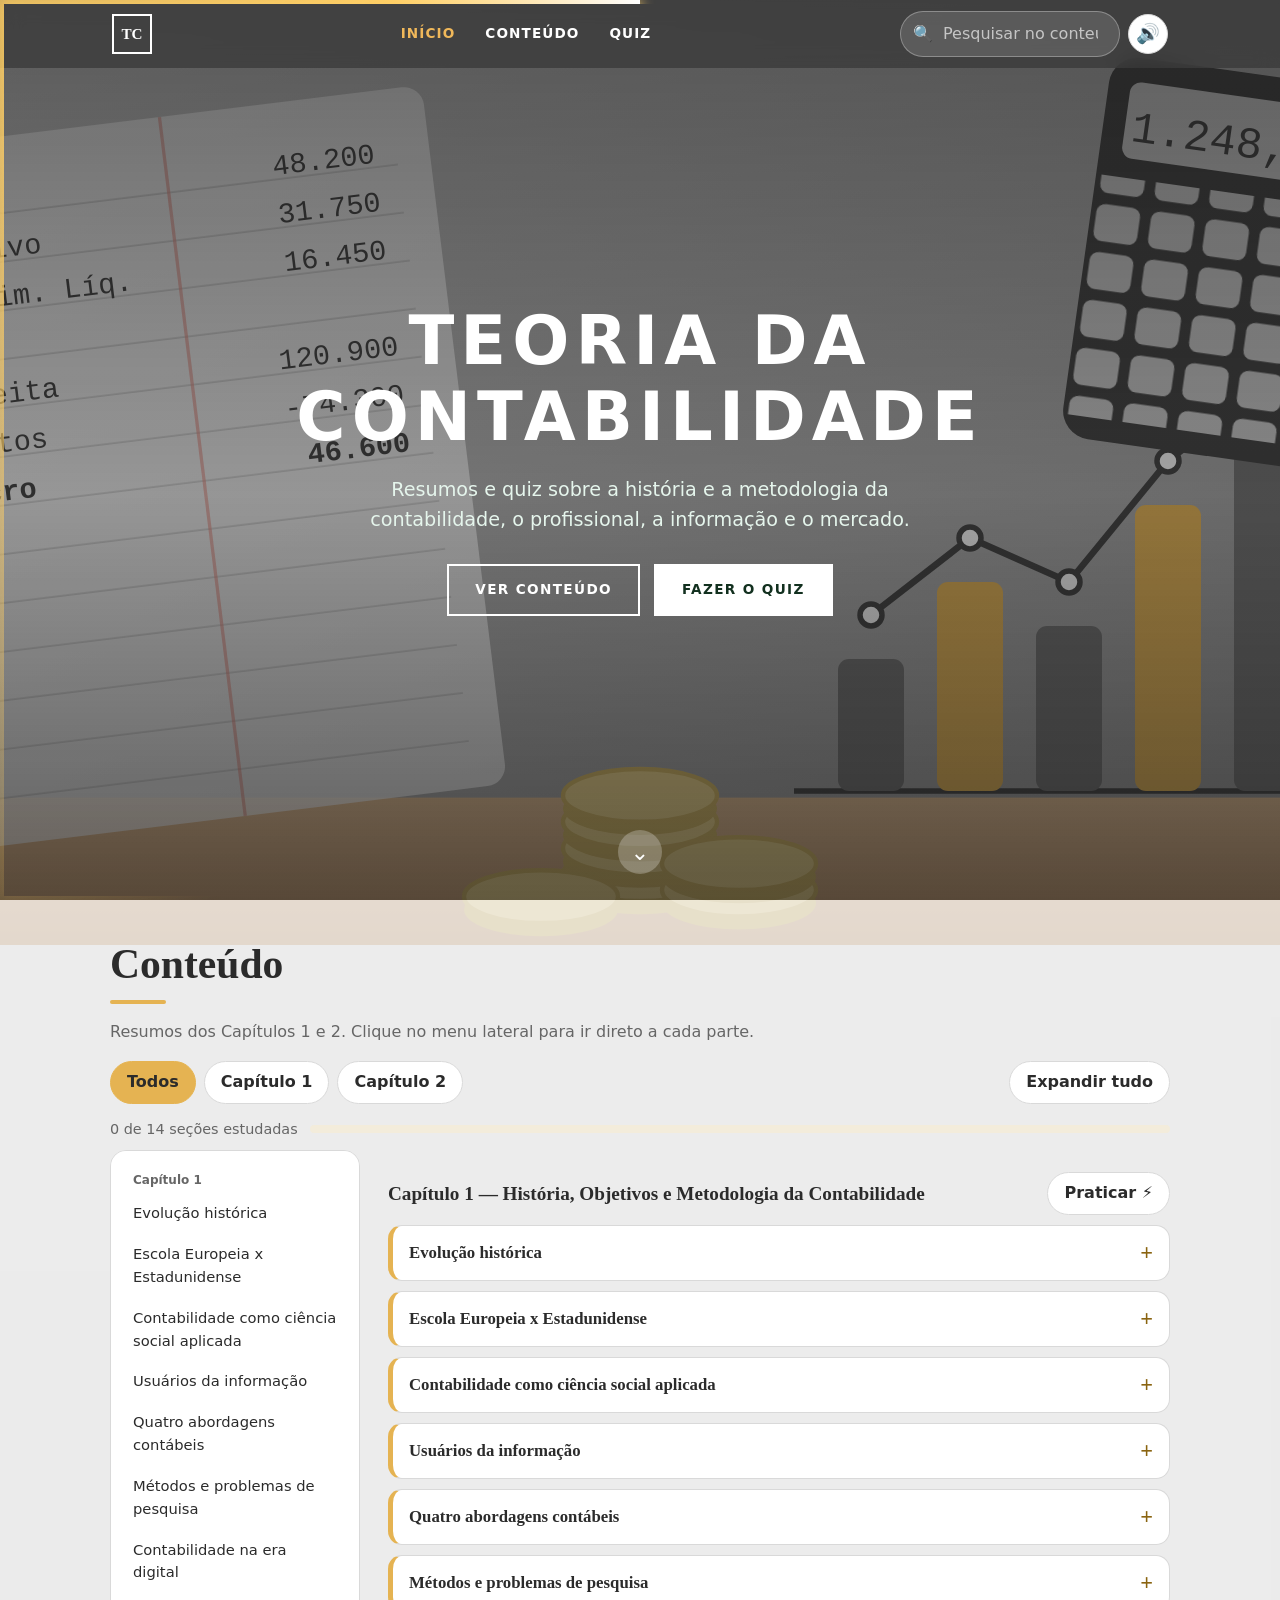
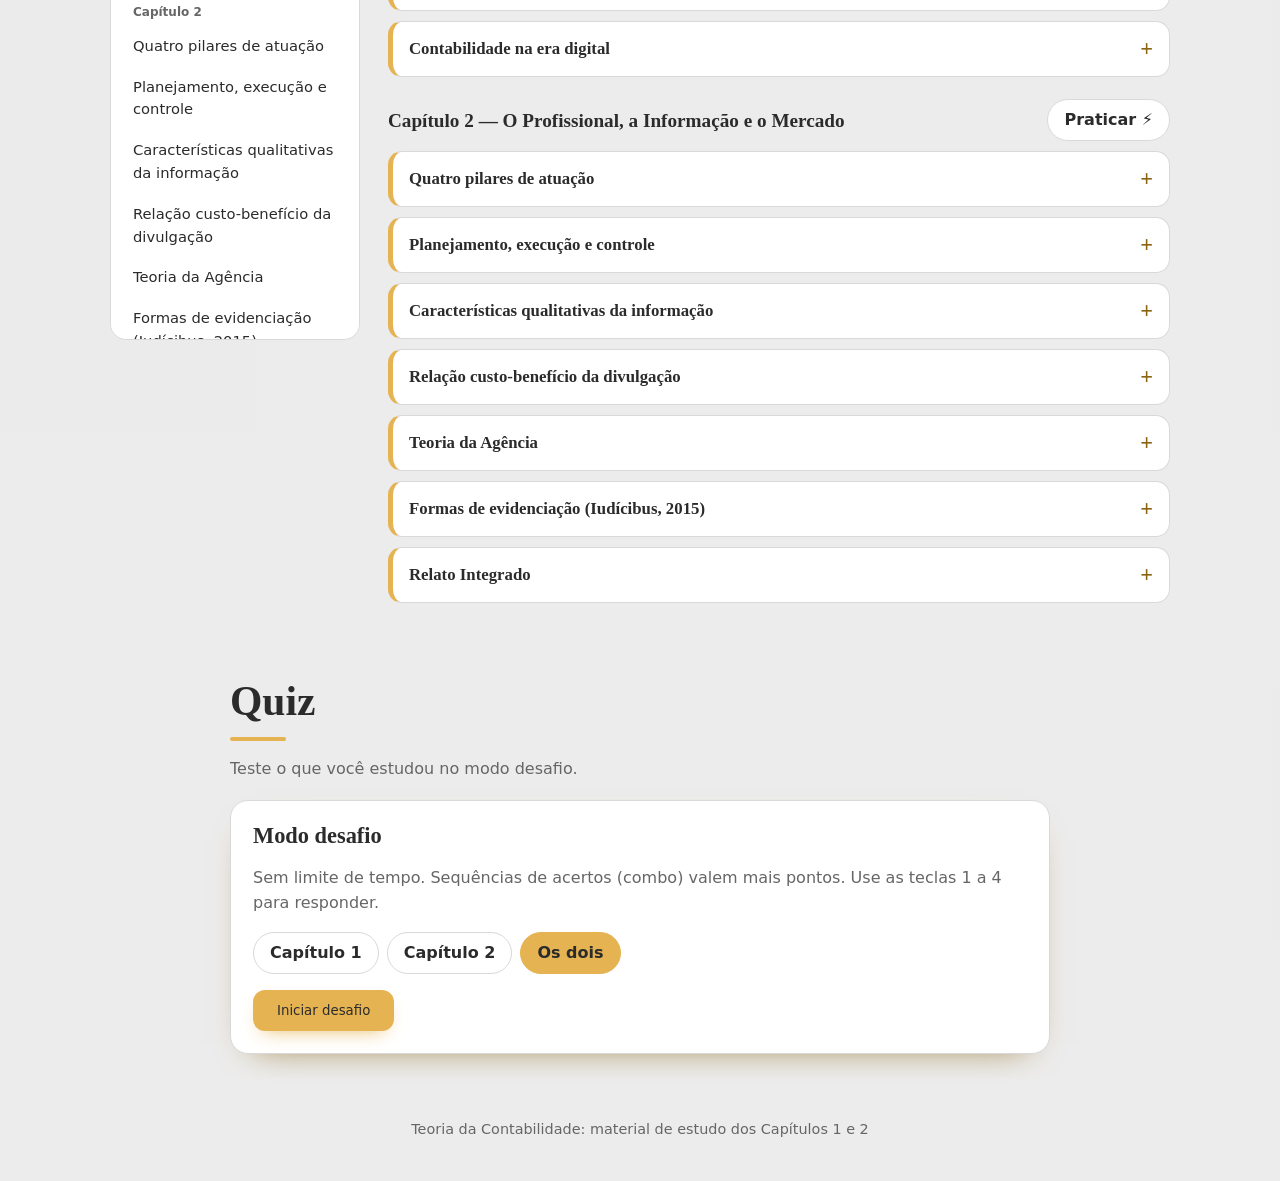
<file: index.html>
<!DOCTYPE html>
<html lang="pt-BR">
<head>
<meta charset="UTF-8">
<meta name="viewport" content="width=device-width, initial-scale=1, viewport-fit=cover">
<title>Teoria da Contabilidade — Estudos</title>
<style>
@property --a{syntax:"<angle>";initial-value:0deg;inherits:false}
:root{--bg:#ececec;--surface:#ffffff;--ink:#2b2b2b;--muted:#666666;--g1:#e5b352;--g2:#8a6410;--g3:#f3ecdb;--line:#d9d9d9;--ok:#2e8b5b;--okbg:#dff1e6;--bad:#c2564d;--badbg:#f8e0dd;--led:#ffcf66;--sun:#ffe08a;--onbtn:#2b2b2b;--mono:ui-monospace,"SF Mono",Menlo,Consolas,monospace;
box-sizing:border-box;padding-top:env(safe-area-inset-top,0px);padding-bottom:env(safe-area-inset-bottom,0px)}
@media (prefers-color-scheme:dark){:root:not([data-theme="light"]){--bg:#2b2b2b;--surface:#383838;--ink:#f1f1f1;--muted:#b8b8b8;--g2:#f0c674;--g3:#4a4333;--line:#4d4d4d;--ok:#7fe0a8;--okbg:#244233;--bad:#ff9c93;--badbg:#472826;--led:#ffd98a;--sun:#e5c46a}}
:root[data-theme="dark"]{--bg:#2b2b2b;--surface:#383838;--ink:#f1f1f1;--muted:#b8b8b8;--g2:#f0c674;--g3:#4a4333;--line:#4d4d4d;--ok:#7fe0a8;--okbg:#244233;--bad:#ff9c93;--badbg:#472826;--led:#ffd98a;--sun:#e5c46a}
html{scroll-padding-top:env(safe-area-inset-top,0px);background:var(--bg)}
*{box-sizing:border-box}
body{margin:0;min-height:100vh;color:var(--ink);font:16px/1.55 "Segoe UI",system-ui,-apple-system,Roboto,sans-serif;background:radial-gradient(900px 500px at 8% -10%,var(--g3),transparent 60%),radial-gradient(700px 500px at 100% 100%,var(--g3),transparent 60%),var(--bg);background-attachment:fixed}
body::before{content:"";position:fixed;inset:0;padding:4px;pointer-events:none;z-index:100;background:conic-gradient(from var(--a),transparent 0 62%,var(--led) 92%,#fff 100%);-webkit-mask:linear-gradient(#000 0 0) content-box,linear-gradient(#000 0 0);-webkit-mask-composite:xor;mask:linear-gradient(#000 0 0) content-box exclude,linear-gradient(#000 0 0);filter:drop-shadow(0 0 7px var(--led));animation:spin 7s linear infinite}
@keyframes spin{to{--a:360deg}}
h1,h2,h3{font-family:Georgia,"Times New Roman",serif;line-height:1.2;margin:0}
.wrap{max-width:860px;margin:0 auto;padding:0 20px}
.top{display:flex;justify-content:space-between;align-items:center;padding-top:24px;padding-bottom:6px}
h1{font-size:clamp(1.5rem,4.5vw,2.2rem)}
.top p{margin:4px 0 0;color:var(--muted)}
.ic{background:var(--surface);border:1px solid var(--line);border-radius:12px;width:44px;height:44px;font-size:1.2rem;cursor:pointer}
.tabs{display:flex;gap:8px;padding-top:14px;padding-bottom:6px}
.tabs button{flex:1;padding:12px;border:1px solid var(--line);background:var(--surface);color:var(--muted);border-radius:14px;font:600 1rem inherit;font-family:inherit;cursor:pointer;transition:.2s}
.tabs button[aria-selected="true"]{background:var(--g1);color:var(--onbtn);border-color:var(--g1);box-shadow:0 6px 18px -6px var(--g1)}
button:focus-visible,input:focus-visible{outline:3px solid var(--g1);outline-offset:2px}
main{padding-top:18px;padding-bottom:56px}
.search{display:flex;align-items:center;gap:10px;background:var(--surface);border:2px solid var(--line);border-radius:16px;padding:6px 12px;transition:.2s}
.search:focus-within{border-color:var(--g1);box-shadow:0 0 0 4px color-mix(in srgb,var(--g1) 25%,transparent)}
.search input{flex:1;border:0;background:transparent;color:var(--ink);font:inherit;padding:10px 0;outline:0;min-width:0}
.search button{border:0;background:var(--g3);color:var(--ink);border-radius:50%;width:28px;height:28px;cursor:pointer}
.bar2{display:flex;justify-content:space-between;gap:10px;flex-wrap:wrap;margin:14px 0}
.chips{display:flex;gap:8px;flex-wrap:wrap}
.chip,.pill{border:1px solid var(--line);background:var(--surface);color:var(--ink);border-radius:999px;padding:8px 16px;font:inherit;font-weight:600;cursor:pointer;transition:.2s}
.chip[aria-pressed="true"]{background:var(--g1);color:var(--onbtn);border-color:var(--g1)}
.chip:hover,.pill:hover{transform:translateY(-1px)}
.prog{display:flex;align-items:center;gap:12px;font-size:.9rem;color:var(--muted)}
.pbar,.tbar{flex:1;height:8px;background:var(--g3);border-radius:4px;overflow:hidden}
.pbar i,.tbar i{display:block;height:100%;width:0;background:linear-gradient(90deg,var(--g1),var(--led));border-radius:4px;transition:width .4s}
.count{color:var(--muted);font-size:.9rem;margin:10px 0}
.ch{display:flex;justify-content:space-between;align-items:center;gap:10px;margin:22px 0 10px}
.ch h2{font-size:1.2rem}
details{background:var(--surface);border:1px solid var(--line);border-left:5px solid var(--g1);border-radius:14px;margin-bottom:10px;transition:box-shadow .2s}
details:hover{box-shadow:0 8px 22px -14px var(--g2)}
details.done{border-left-color:var(--ok)}
summary{cursor:pointer;padding:14px 16px;font:600 1.05rem Georgia,serif;list-style:none;display:flex;align-items:center;gap:10px}
summary::-webkit-details-marker{display:none}
summary span{flex:1}
summary::after{content:"+";color:var(--g2);font-size:1.4rem;transition:transform .25s}
details[open] summary::after{transform:rotate(45deg)}
.tick{display:none;color:var(--ok)}
details.done .tick{display:inline}
.body{padding:0 16px 14px}
.body ul{margin:0 0 12px;padding-left:20px;color:var(--muted)}
.body li{margin-bottom:6px}
.body b{color:var(--ink)}
mark{background:var(--sun);color:#3a300a;border-radius:4px;padding:0 2px}
.dn{border:1px solid var(--line);background:var(--g3);color:var(--ink);border-radius:10px;padding:8px 14px;font:inherit;font-weight:600;cursor:pointer}
details.done .dn{background:var(--okbg);color:var(--ok)}
.empty{text-align:center;padding:40px 10px;color:var(--muted)}
.card{background:var(--surface);border:1px solid var(--line);border-radius:18px;padding:22px;box-shadow:0 14px 34px -24px var(--g2)}
.card h2{font-size:1.4rem;margin-bottom:8px}
.muted{color:var(--muted)}
.btn{background:var(--g1);color:var(--onbtn);border:0;border-radius:12px;padding:13px 24px;font:700 1rem inherit;font-family:inherit;cursor:pointer;box-shadow:0 8px 20px -10px var(--g1);transition:.2s}
.btn:hover:not(:disabled){transform:translateY(-2px)}
.btn.alt{background:transparent;color:var(--ink);border:1px solid var(--line);box-shadow:none}
.btn:disabled{opacity:.4;cursor:default}
.row{display:flex;gap:10px;flex-wrap:wrap;margin-top:16px}
.hud{display:grid;grid-template-columns:repeat(3,1fr);gap:10px;margin-bottom:12px}
.st{background:var(--surface);border:1px solid var(--line);border-radius:14px;padding:8px 12px;font-family:var(--mono)}
.st small{display:block;color:var(--muted);font-size:.7rem}
.st b{font-size:1.35rem}
.st.hot{border-color:var(--sun);animation:glow 1s ease-in-out infinite alternate}
@keyframes glow{to{box-shadow:0 0 16px var(--sun)}}
.tbar{height:10px;margin-bottom:12px}
.tbar.low i{background:var(--bad)}
.nodes{display:flex;gap:6px;margin-bottom:12px}
.nodes i{flex:1;height:6px;border-radius:3px;background:var(--line);transition:.3s}
.nodes i.cur{background:var(--g1);box-shadow:0 0 8px var(--g1)}
.nodes i.y{background:var(--ok)}.nodes i.n{background:var(--bad)}
.term{background:var(--surface);border:1px solid var(--line);border-radius:18px;overflow:hidden}
.term.shake{animation:shake .4s}
@keyframes shake{25%{transform:translateX(-8px)}75%{transform:translateX(8px)}}
.tt{display:flex;align-items:center;gap:6px;padding:10px 14px;background:var(--g3);font:.75rem var(--mono);color:var(--muted)}
.tt i{width:10px;height:10px;border-radius:50%;background:var(--g1)}
.tt em{margin-left:auto;font-style:normal}
.tb{padding:20px}
.q{font:600 1.2rem/1.45 Georgia,serif;min-height:3.6em;margin:0 0 14px}
.q::after{content:"▍";color:var(--g1);animation:bl 1s steps(1) infinite}
@keyframes bl{50%{opacity:0}}
.opt{display:flex;gap:12px;align-items:center;width:100%;text-align:left;background:var(--bg);color:var(--ink);border:2px solid var(--line);border-radius:14px;padding:12px 14px;margin-bottom:10px;font:inherit;cursor:pointer;transition:.18s;position:relative}
.opt kbd{font:700 .8rem var(--mono);background:var(--g3);border-radius:8px;padding:3px 9px;color:var(--g2)}
.opt:hover:not(:disabled){border-color:var(--g1);transform:translateX(4px)}
.opt.ok{border-color:var(--ok);background:var(--okbg)}
.opt.bad{border-color:var(--bad);background:var(--badbg)}
.opt.gone{opacity:.25;pointer-events:none}
.opt:disabled{cursor:default;color:var(--ink)}
.fb{margin-top:4px;padding:12px 14px;border-radius:12px;background:var(--g3);animation:in .3s}
@keyframes in{from{opacity:0;transform:translateY(8px)}}
.score{font:700 3.4rem var(--mono);color:var(--g2);margin:6px 0}
.rank{display:inline-block;background:var(--g1);color:var(--onbtn);border-radius:999px;padding:6px 16px;font-weight:700}
.stats{display:grid;grid-template-columns:repeat(3,1fr);gap:10px;margin:16px 0}
.rev{margin:14px 0 0;padding:0;list-style:none}
.rev li{padding:10px 0;border-top:1px solid var(--line);font-size:.95rem}
.p{position:fixed;width:9px;height:9px;border-radius:50%;pointer-events:none;z-index:120;animation:pop .9s ease-out forwards}
@keyframes pop{to{transform:translate(var(--dx),var(--dy)) rotate(360deg) scale(.2);opacity:0}}
.fl{position:fixed;font:700 1.3rem var(--mono);color:var(--ok);pointer-events:none;z-index:120;animation:up 1s ease-out forwards}
@keyframes up{to{transform:translateY(-60px);opacity:0}}
[hidden]{display:none!important}
@media (prefers-reduced-motion:reduce){*{animation-duration:.01ms!important;animation-iteration-count:1!important;transition:none!important}}
html{scroll-behavior:smooth;scroll-padding-top:calc(76px + env(safe-area-inset-top,0px))}
.nav{position:fixed;top:0;left:0;right:0;z-index:90;padding-top:env(safe-area-inset-top,0px);--nc:#fff;--gl:#f0b85a;background:rgba(56,56,56,.72);backdrop-filter:blur(10px);transition:background .3s,box-shadow .3s}
.nav.solid{background:rgba(46,46,46,.94)}
.nw{max-width:1100px;margin:0 auto;padding:0 22px;height:68px;display:grid;grid-template-columns:auto 1fr auto;align-items:center;gap:18px}
.lg{width:40px;height:40px;border:2px solid var(--nc);display:grid;place-items:center;color:var(--nc);font:700 .95rem Georgia,serif;text-decoration:none}
.lks{display:flex;gap:6px;justify-self:center}
.lk{color:var(--nc);text-decoration:none;font-weight:600;font-size:.85rem;letter-spacing:.08em;text-transform:uppercase;padding:8px 12px;border-radius:8px;transition:.2s}
.lk:hover{background:color-mix(in srgb,var(--nc) 12%,transparent)}
.lk.on{color:var(--gl)}
.rt{display:flex;gap:8px;align-items:center}
.nav .search{background:color-mix(in srgb,var(--nc) 14%,transparent);border:1px solid color-mix(in srgb,var(--nc) 30%,transparent);border-radius:999px;padding:1px 6px 1px 12px}
.nav .search input{width:170px;color:var(--nc);padding:9px 0;transition:width .3s}
.nav .search input:focus{width:240px}
.nav .search input::placeholder{color:color-mix(in srgb,var(--nc) 65%,transparent)}
.nav .ic{width:40px;height:40px;border-radius:50%}
#home{position:relative;min-height:100vh;display:grid;place-items:center;text-align:center;color:#fff;overflow:hidden;padding:110px 22px 90px}
#bg{position:fixed;inset:0;z-index:-1;pointer-events:none;filter:blur(var(--bl,0px));transform:scale(1.1);will-change:filter}#bg svg{width:100%;height:100%;display:block}body{background:none}.sec,.foot{background:color-mix(in srgb,var(--bg) 76%,transparent)}
#bg [data-d]{transition:transform .25s ease-out}
.ov{position:absolute;inset:0;background:linear-gradient(180deg,rgba(24,24,24,.62),rgba(24,24,24,.4) 55%,rgba(24,24,24,.66))}
.hc{position:relative;max-width:760px}
.hc h1{font:700 clamp(2rem,6.5vw,4.2rem)/1.12 "Segoe UI",system-ui,sans-serif;letter-spacing:.09em;text-transform:uppercase;color:#fff}
.hc p{font-size:clamp(1rem,2.2vw,1.2rem);margin:20px auto 30px;max-width:560px;color:#e5f5ec}
.hb{display:flex;gap:14px;justify-content:center;flex-wrap:wrap}
.hbtn{color:#fff;border:2px solid #fff;padding:13px 26px;text-decoration:none;font-weight:700;font-size:.85rem;letter-spacing:.1em;text-transform:uppercase;transition:.2s}
.hbtn:hover{background:rgba(255,255,255,.18)}
.hbtn.fill{background:#fff;color:#12301f}.hbtn.fill:hover{background:var(--g3)}
.dwn{position:absolute;bottom:26px;left:50%;margin-left:-22px;width:44px;height:44px;border-radius:50%;background:rgba(255,255,255,.25);color:#fff;display:grid;place-items:center;text-decoration:none;font-size:1.4rem;animation:bob 1.8s ease-in-out infinite}
@keyframes bob{50%{transform:translateY(8px)}}
.sec{padding:40px 0 24px}
.wrap.wide{max-width:1100px}
.sh{font-size:clamp(1.9rem,4.5vw,2.6rem);margin-bottom:8px}
.sh::after{content:"";display:block;width:56px;height:4px;border-radius:2px;background:var(--g1);margin-top:10px}
.lay{display:grid;grid-template-columns:250px 1fr;gap:28px;align-items:start}
#side{position:sticky;top:88px;max-height:calc(100vh - 110px);overflow:auto;background:var(--surface);border:1px solid var(--line);border-radius:16px;padding:10px}
#side button{display:block;width:100%;text-align:left;border:0;background:transparent;color:var(--ink);font:inherit;font-size:.92rem;padding:9px 12px;border-radius:10px;cursor:pointer;transition:.18s}
#side button:hover{background:var(--g3)}
#side button.act{background:var(--g1);color:var(--onbtn);font-weight:700}
#side button.ok::after{content:" ✔";color:var(--ok)}
.gl{font-weight:700;font-size:.75rem;color:var(--muted);padding:10px 12px 4px}
details{scroll-margin-top:92px}
.fl2{animation:f2 1.3s}
@keyframes f2{0%,55%{box-shadow:0 0 0 4px var(--g1)}}
.foot{padding:40px 20px;text-align:center;font-size:.9rem}
@media (max-width:860px){.lay{grid-template-columns:1fr}#side{top:calc(68px + env(safe-area-inset-top,0px));z-index:5;display:flex;gap:6px;overflow-x:auto;max-height:none;padding:8px;border-radius:12px}#side button{width:auto;white-space:nowrap}.gl{display:none}}
@media (max-width:760px){.lg{display:none}.nw{grid-template-columns:1fr auto;gap:8px;padding:0 12px}.lks{justify-self:start}.lk{padding:8px;font-size:.72rem}.nav .search input{width:96px}.nav .search input:focus{width:150px}}
@media (prefers-reduced-motion:reduce){html{scroll-behavior:auto}}
</style></head>
<body>
<div id="bg" aria-hidden="true"><svg viewBox="0 0 1600 900" preserveAspectRatio="xMidYMid slice" aria-hidden="true">
<defs><linearGradient id="wd" x1="0" y1="0" x2="0" y2="1"><stop offset="0" stop-color="#e6bf92"/><stop offset="1" stop-color="#c8996a"/></linearGradient>
<linearGradient id="bgG" x1="0" y1="0" x2="1" y2="1"><stop offset="0" stop-color="#cfcfcf"/><stop offset="1" stop-color="#8f8f8f"/></linearGradient>
<pattern id="ln" width="60" height="44" patternUnits="userSpaceOnUse"><path d="M0 43.5H60" stroke="#bdbdbd" stroke-width="2" opacity=".7"/></pattern>
<pattern id="ks" width="50" height="44" patternUnits="userSpaceOnUse"><rect x="5" y="4" width="40" height="34" rx="8" fill="#cfcfcf"/></pattern>
<g id="cn"><ellipse cx="0" cy="12" rx="70" ry="24" fill="#d9bb62"/><ellipse cx="0" cy="0" rx="70" ry="24" fill="#f2d98a" stroke="#d9bb62" stroke-width="4"/></g>
</defs>
<rect width="1600" height="900" fill="url(#bgG)"/><rect y="766" width="1600" height="134" fill="url(#wd)"/>
<g data-d="14"><g transform="rotate(-7 360 450)"><rect x="120" y="150" width="520" height="640" rx="18" fill="#fff" opacity=".72"/><rect x="150" y="200" width="460" height="560" fill="url(#ln)"/><path d="M400 150V790" stroke="#e2857a" opacity=".55" stroke-width="3"/>
<g font-family="Consolas,monospace" font-size="26" fill="#3f3f3f"><text x="170" y="215">Ativo</text><text x="590" y="215" text-anchor="end">48.200</text><text x="170" y="259">Passivo</text><text x="590" y="259" text-anchor="end">31.750</text><text x="170" y="303">Patrim. Líq.</text><text x="590" y="303" text-anchor="end">16.450</text><text x="170" y="391">Receita</text><text x="590" y="391" text-anchor="end">120.900</text><text x="170" y="435">Custos</text><text x="590" y="435" text-anchor="end">-74.300</text><text x="170" y="479" font-weight="700">Lucro</text><text x="590" y="479" text-anchor="end" font-weight="700">46.600</text></g></g></g>
<g data-d="28"><path d="M940 760H1540" stroke="#3f3f3f" stroke-width="5"/>
<g fill="#6f6f6f"><rect x="980" y="640" width="60" height="120" rx="10"/><rect x="1070" y="570" width="60" height="190" rx="10" fill="#e5b352"/><rect x="1160" y="610" width="60" height="150" rx="10"/><rect x="1250" y="500" width="60" height="260" rx="10" fill="#e5b352"/><rect x="1340" y="430" width="60" height="330" rx="10"/><rect x="1430" y="340" width="60" height="420" rx="10" fill="#e5b352"/></g>
<polyline points="1010,600 1100,530 1190,570 1280,460 1370,390 1460,300" fill="none" stroke="#3f3f3f" stroke-width="6" stroke-linejoin="round"/>
<g fill="#fff" stroke="#3f3f3f" stroke-width="5"><circle cx="1010" cy="600" r="10"/><circle cx="1100" cy="530" r="10"/><circle cx="1190" cy="570" r="10"/><circle cx="1280" cy="460" r="10"/><circle cx="1370" cy="390" r="10"/><circle cx="1460" cy="300" r="10"/></g></g>
<g data-d="46"><use href="#cn" x="800" y="836"/><use href="#cn" x="800" y="812"/><use href="#cn" x="800" y="788"/><use href="#cn" x="800" y="764"/><use href="#cn" x="890" y="850"/><use href="#cn" x="890" y="826"/><use href="#cn" x="710" y="856"/></g>
<g data-d="36" transform="translate(1230 90) rotate(8)"><rect width="250" height="350" rx="26" fill="#3f3f3f"/><rect x="20" y="22" width="210" height="70" rx="10" fill="#cfcfcf"/><text x="218" y="76" font-size="40" text-anchor="end" fill="#3f3f3f" font-family="Consolas,monospace">1.248,00</text><rect x="0" y="110" width="250" height="220" fill="url(#ks)"/></g>
</svg>
</div>
<header class="nav" id="nav"><div class="nw">
<a class="lg" href="#home" aria-label="Início">TC</a>
<nav class="lks"><a class="lk on" href="#home">Início</a><a class="lk" href="#conteudo">Conteúdo</a><a class="lk" href="#quiz">Quiz</a></nav>
<div class="rt"><div class="search"><span>🔍</span><input id="q" type="search" placeholder="Pesquisar no conteúdo" autocomplete="off" aria-label="Pesquisar no conteúdo"><button id="clr" hidden aria-label="Limpar busca">✕</button></div><button class="ic" id="snd" aria-label="Ligar ou desligar o som">🔊</button></div>
</div></header>

<section id="home">
<div class="ov"></div>
<div class="hc"><h1>Teoria da Contabilidade</h1><p>Resumos e quiz sobre a história e a metodologia da contabilidade, o profissional, a informação e o mercado.</p><div class="hb"><a class="hbtn" href="#conteudo">Ver conteúdo</a><a class="hbtn fill" href="#quiz">Fazer o quiz</a></div></div>
<a class="dwn" href="#conteudo" aria-label="Rolar para o conteúdo">⌄</a>
</section>

<section id="conteudo" class="sec"><div class="wrap wide">
<h2 class="sh">Conteúdo</h2>
<p class="muted">Resumos dos Capítulos 1 e 2. Clique no menu lateral para ir direto a cada parte.</p>
<div class="bar2">
<div class="chips" id="chips"><button class="chip" data-c="0" aria-pressed="true">Todos</button><button class="chip" data-c="1" aria-pressed="false">Capítulo 1</button><button class="chip" data-c="2" aria-pressed="false">Capítulo 2</button></div>
<button class="pill" id="exp">Expandir tudo</button>
</div>
<div class="prog"><span id="progT"></span><div class="pbar"><i id="progB"></i></div></div>
<p class="count" id="count" aria-live="polite"></p>
<div class="lay"><aside id="side" aria-label="Seções do conteúdo"></aside><div id="sections"></div></div>
</div></section>

<section id="quiz" class="sec"><div class="wrap">
<h2 class="sh">Quiz</h2>
<p class="muted" style="margin-bottom:18px">Teste o que você estudou no modo desafio.</p>
<div class="card" id="qSetup">
<h2>Modo desafio</h2>
<p class="muted">Sem limite de tempo. Sequências de acertos (combo) valem mais pontos. Use as teclas 1 a 4 para responder.</p>
<div class="chips" id="qSeg"><button class="chip" data-c="1" aria-pressed="false">Capítulo 1</button><button class="chip" data-c="2" aria-pressed="false">Capítulo 2</button><button class="chip" data-c="0" aria-pressed="true">Os dois</button></div>
<p class="muted" id="best"></p>
<button class="btn" id="start">Iniciar desafio</button>
</div>
<div id="qPlay" hidden>
<div class="hud">
<div class="st"><small>PONTOS</small><b id="hPts">0</b></div>
<div class="st" id="hCombo"><small>COMBO</small><b id="hC">x0</b></div>
<div class="st"><small>ACERTOS</small><b id="hA">0</b></div>
</div>
<div class="nodes" id="nodes"></div>
<div class="term" id="term">
<div class="tt"><i></i><i></i><i></i><span id="qNum"></span><em>quiz.exe</em></div>
<div class="tb">
<p class="q" id="qText"></p>
<div id="qOpts"></div>
<div class="fb" id="qFb" hidden></div>
<div class="row"><button class="pill" id="l5">✂️ 50/50 (F)</button><button class="btn" id="next" hidden>Próxima</button></div>
</div></div>
</div>
<div class="card" id="qEnd" hidden>
<h2>Desafio concluído</h2>
<div class="score" id="endScore">0</div>
<span class="rank" id="rank"></span>
<div class="stats"><div class="st"><small>ACERTOS</small><b id="eH"></b></div><div class="st"><small>MAIOR COMBO</small><b id="eC"></b></div><div class="st"><small>PRECISÃO</small><b id="eP"></b></div></div>
<ul class="rev" id="rev"></ul>
<div class="row"><button class="btn" id="again">Jogar de novo</button><button class="btn alt" id="toSum">Voltar aos resumos</button></div>
</div>

</div></section>
<footer class="foot muted">Teoria da Contabilidade: material de estudo dos Capítulos 1 e 2</footer>
<script>

const CONTENT = {
1:{title:"Capítulo 1 — História, Objetivos e Metodologia da Contabilidade",sections:[
["Evolução histórica",[
"<b>Antiguidade (4.000 a.C.):</b> vestígios na Mesopotâmia, Suméria, Egito e China; controle rudimentar de rebanhos e marcações em pedras, árvores e paredes.",
"<b>Renascimento (1494):</b> expansão do comércio marítimo; Luca Pacioli publica 'De Computis et Scripturis' e dissemina o Método das Partidas Dobradas.",
"<b>Séc. XIX e contemporâneo:</b> a Revolução Industrial cria a necessidade de apurar custos e a contabilidade vira ferramenta gerencial."]],
["Escola Europeia x Estadunidense",[
"<b>Europeia (italiana):</b> viés teórico e histórico; declínio por dogmatismo, excesso de teoria sem prática e pouca empatia com a auditoria.",
"<b>Estadunidense:</b> nasce nos anos 1930, após a crise de 1929, para restabelecer a confiança de investidores e credores.",
"Foco no usuário, uso de hipóteses, valorização da prática, da auditoria independente e do disclosure."]],
["Contabilidade como ciência social aplicada",[
"<b>Definição (Hilário Franco, 1997):</b> ciência que estuda os fenômenos ocorridos no patrimônio das entidades.",
"<b>Objeto:</b> o patrimônio, suas variações e a composição da riqueza; vale para qualquer entidade (pública ou privada, lucrativa ou não).",
"<b>Funções:</b> registro, classificação, demonstração, análise e interpretação, com o objetivo final de apoiar decisões."]],
["Usuários da informação",[
"<b>Internos:</b> administradores, diretores e gestores; precisam de informação analítica, detalhada e customizada.",
"<b>Externos:</b> investidores, credores, fornecedores, governo, clientes; usam demonstrações de propósito geral (BP, DRE, DFC, DMPL).",
"<b>Custo-benefício:</b> atender cada usuário individualmente teria custo proibitivo, por isso se publicam demonstrações de propósito geral."]],
["Quatro abordagens contábeis",[
"<b>Societária (financeira):</b> usuários externos; princípios contábeis, Lei das S.A. e convergência com IFRS/CPC/CFC.",
"<b>Gerencial:</b> usuários internos; planejamento, controle e decisão, sem obrigatoriedade de normas estritas.",
"<b>Fiscal (tributária):</b> foco no Fisco; apuração de tributos e planejamento tributário (Lucro Real, Presumido, Arbitrado).",
"<b>Custos:</b> cálculo e controle de custos de bens, mercadorias e serviços; base para estoques e orçamentos."]],
["Métodos e problemas de pesquisa",[
"<b>Dedutivo (geral → particular):</b> parte de postulados e objetivos do relatório financeiro, formula hipóteses e depois testa empiricamente.",
"<b>Indutivo (particular → geral):</b> parte da observação de fatos reais e generaliza para prever comportamentos futuros.",
"<b>Cinco problemas de pesquisa:</b> ética (informação justa e neutra), comportamental pura (usuário interpretou bem?), macroeconômica (metas nacionais), social (impacto em toda a sociedade) e sistêmica (fluxo de inputs e outputs)."]],
["Contabilidade na era digital",[
"A contabilidade evolui junto com as necessidades sociais e econômicas: da 'caça à indústria'.",
"Big data e cloud computing eliminam rotinas mecânicas, não a profissão.",
"O profissional moderno precisa de capacidade de análise e visão estratégica baseada na teoria."]]
]},
2:{title:"Capítulo 2 — O Profissional, a Informação e o Mercado",sections:[
["Quatro pilares de atuação",[
"<b>Setor privado:</b> controladoria, auditoria interna, custos e preços, planejamento tributário, M&A.",
"<b>Setor público:</b> orçamento, carreira fiscal, Tribunais de Contas, contabilidade governamental.",
"<b>Autônomo:</b> escritórios, consultoria, perícia judicial e extrajudicial, auditoria externa independente.",
"<b>Ensino e pesquisa:</b> docência, produção acadêmica, livros e pareceres, fundações de pesquisa."]],
["Planejamento, execução e controle",[
"<b>Planejamento (Economia):</b> formulação estratégica, cenários macroeconômicos e premissas do negócio.",
"<b>Execução (Administração):</b> gestão de recursos e pessoas e colocação das estratégias em prática.",
"<b>Controle (Contabilidade):</b> mensura as variações patrimoniais ocorridas, gera relatórios e retroalimenta o planejamento."]],
["Características qualitativas da informação",[
"<b>Fundamentais:</b> relevância (valor preditivo e/ou confirmatório; inclui materialidade) e representação fidedigna (completa, neutra e isenta de erros).",
"<b>De melhoria:</b> comparabilidade (entre entidades e períodos), verificabilidade (consenso entre observadores independentes), tempestividade e compreensibilidade (clareza e concisão)."]],
["Relação custo-benefício da divulgação",[
"Coletar, mensurar, processar, auditar e divulgar informação gera custos relevantes.",
"O planejador do sistema contábil busca o nível ótimo de detalhamento, equilibrando transparência e ônus administrativo.",
"Informação personalizada para cada usuário seria inviável; a solução são os relatórios de propósito geral (Gelbcke et al., 2018)."]],
["Teoria da Agência",[
"<b>Principal (proprietário):</b> delega a gestão, busca valor de mercado e retorno de longo prazo; sofre com a assimetria informacional.",
"<b>Agente (administrador):</b> controla o dia a dia e busca sua própria utilidade (incentivos, poder, bônus de curto prazo); pode agir contra o Principal sem controles.",
"<b>Mitigação dos custos de agência:</b> sistemas de monitoramento (comitês de auditoria, covenants), alinhamento de incentivos (stock options, bônus vinculados a lucros auditados) e auditoria independente."]],
["Formas de evidenciação (Iudícibus, 2015)",[
"<b>Demonstrações contábeis:</b> BP, DRE, DFC, DMPL, DVA; meio formal e principal.",
"<b>Notas explicativas:</b> dados qualitativos e critérios de cálculo.",
"<b>Informações entre parênteses:</b> explicações concisas no corpo das demonstrações.",
"<b>Quadros suplementares:</b> maior abertura estatística.",
"<b>Comentários do auditor:</b> parecer independente que agrega credibilidade.",
"<b>Relatório da administração:</b> visão não financeira, prospectiva e estratégica."]],
["Relato Integrado",[
"<b>Capitais múltiplos (ESG):</b> humano, social, de governança, intelectual e meio ambiente.",
"<b>Dados dos colaboradores:</b> salários, benefícios, saúde e segurança, treinamento e relações com sindicatos.",
"<b>Regulação:</b> diretrizes da GRI; no Brasil, CTG 09 do CFC, IN 480 da CVM e DN 170/2018 do TCU."]]
]}};

const QUIZ = [
[1,"Quem publicou o tratado 'De Computis et Scripturis', que disseminou as Partidas Dobradas?",["Luca Pacioli","Hilário Franco","Iudícibus","Gelbcke"],0,"Luca Pacioli publicou o tratado em 1494, no Renascimento."],
[1,"A Escola Estadunidense de contabilidade nasceu na década de 1930 principalmente para:",["Aprofundar debates doutrinários","Restabelecer a confiança de investidores e credores após a crise de 1929","Padronizar a contabilidade de custos industriais","Substituir a auditoria independente"],1,"Ela surgiu pós-crise de 1929, com foco no usuário da informação."],
[1,"Segundo Hilário Franco (1997), o objeto de estudo da contabilidade é:",["O lucro das empresas","Os tributos devidos ao Fisco","O patrimônio das entidades e suas variações","As decisões dos administradores"],2,"A contabilidade estuda os fenômenos ocorridos no patrimônio das entidades."],
[1,"Qual abordagem contábil tem como público o Fisco (União, Estados e Municípios)?",["Societária","Gerencial","De custos","Fiscal (tributária)"],3,"A contabilidade fiscal apura tributos e faz o planejamento tributário."],
[1,"Por que as empresas publicam demonstrações de propósito geral?",["Porque a lei proíbe relatórios internos","Porque atender cada usuário individualmente teria custo proibitivo","Porque investidores não querem detalhes","Porque o Fisco exige"],1,"É a restrição custo-benefício: o benefício deve superar o custo de preparação."],
[1,"No método dedutivo, o ponto de partida é:",["A observação de fatos reais do mercado","Entrevistas com gestores","Postulados e premissas gerais considerados evidentes","Dados estatísticos de empresas"],2,"O dedutivo vai do geral ao particular; o indutivo parte da observação dos fatos."],
[1,"Qual problema de pesquisa analisa se o usuário recebeu e interpretou corretamente a informação?",["Ético","Comportamental pura","Macroeconômico","Sistêmico"],1,"A abordagem comportamental pura foca no usuário final no processo decisório."],
[1,"Sobre a tecnologia (big data, cloud), o Capítulo 1 conclui que ela:",["Elimina a profissão contábil","É irrelevante","Elimina rotinas puramente mecânicas, mas não a profissão","Torna a teoria desnecessária"],2,"O profissional passa a precisar de mais análise crítica e visão estratégica."],
[2,"No ciclo planejamento, execução e controle, a Contabilidade corresponde a:",["Planejamento","Execução","Controle","Nenhuma das etapas"],2,"Economia planeja, Administração executa e Contabilidade controla."],
[2,"Quais são as características qualitativas FUNDAMENTAIS da informação?",["Comparabilidade e verificabilidade","Relevância e representação fidedigna","Tempestividade e compreensibilidade","Materialidade e neutralidade"],1,"As de melhoria são comparabilidade, verificabilidade, tempestividade e compreensibilidade."],
[2,"Para ser fidedigna, a informação deve ser:",["Breve, clara e oportuna","Completa, neutra e isenta de erros","Preditiva, confirmatória e material","Comparável, verificável e auditada"],1,"Esses são os três atributos da representação fidedigna."],
[2,"Na Teoria da Agência, a assimetria informacional afeta principalmente:",["O Agente, que não conhece o mercado","O Fisco","O Principal, que não observa diretamente as ações do Agente","O auditor independente"],2,"O proprietário está fora do dia a dia da empresa e não vê o que o administrador faz."],
[2,"Qual destes é um mecanismo de ALINHAMENTO DE INCENTIVOS?",["Comitê de auditoria","Plano de stock options","Covenants contratuais","Publicação trimestral das demonstrações"],1,"Stock options e bônus ligados a lucros auditados alinham o Agente ao acionista. Os demais são monitoramento."],
[2,"Segundo Iudícibus (2015), a função das notas explicativas é:",["Emitir parecer independente","Fazer análise prospectiva do negócio","Esclarecer o conteúdo sintético de contas específicas das demonstrações","Substituir o balanço patrimonial"],2,"Elas trazem dados qualitativos e detalhamento dos critérios de cálculo."],
[2,"Qual norma da CVM regulamenta o Relato Integrado, segundo o material?",["CTG 09","DN 170/2018","IN 480","CPC 00"],2,"A CTG 09 é do CFC e a DN 170/2018 é do TCU."],
[2,"Uma característica de melhoria que garante o consenso entre observadores independentes e bem informados é a:",["Comparabilidade","Verificabilidade","Tempestividade","Compreensibilidade"],1,"Verificabilidade: observadores independentes chegam ao mesmo resultado de mensuração."]
];

const $=id=>document.getElementById(id),$$=s=>[...document.querySelectorAll(s)];
const store={get(k){try{return localStorage.getItem(k)}catch(e){return null}},set(k,v){try{localStorage.setItem(k,v)}catch(e){}}};
let mute=store.get("mute")==="1";
$("snd").textContent=mute?"🔇":"🔊";
$("snd").onclick=()=>{mute=!mute;store.set("mute",mute?"1":"0");$("snd").textContent=mute?"🔇":"🔊"};
function beep(f,d=.12){if(mute)return;try{const c=beep.c||(beep.c=new(window.AudioContext||window.webkitAudioContext)()),o=c.createOscillator(),g=c.createGain();o.frequency.value=f;g.gain.value=.05;o.connect(g);g.connect(c.destination);o.start();o.stop(c.currentTime+d)}catch(e){}}
function burst(x,y,n=16,cols=["#e5b352","#ffd98a","#ffffff","#9a9a9a"],spread=90){for(let k=0;k<n;k++){const p=document.createElement("span");p.className="p";const a=Math.random()*6.28,r=spread*(.4+Math.random());p.style.cssText=`left:${x}px;top:${y}px;background:${cols[k%cols.length]};--dx:${Math.cos(a)*r}px;--dy:${Math.sin(a)*r+30}px`;document.body.appendChild(p);setTimeout(()=>p.remove(),950)}}
function tab(n){$(n==="res"?"conteudo":"quiz").scrollIntoView({behavior:"smooth",block:"start"})}

/* Resumos */
const AC={a:"aáàâãä",e:"eéèêë",i:"iíìîï",o:"oóòôõö",u:"uúùûü",c:"cç"};
const rxSrc=q=>q.trim().split("").map(ch=>{const l=ch.toLowerCase();return AC[l]?"["+AC[l]+"]":ch.replace(/[.*+?^${}()|[\]\\]/g,"\\$&")}).join("");
const hl=(h,s)=>s?h.replace(new RegExp("(<[^>]+>)|("+s+")","gi"),(m,t,x)=>t?t:"<mark>"+x+"</mark>"):h;
let studied=[];try{studied=JSON.parse(store.get("studied")||"[]")}catch(e){}
let chap=0,query="";
const ALL=[];Object.keys(CONTENT).forEach(c=>CONTENT[c].sections.forEach((s,i)=>ALL.push({id:c+"-"+i,c:+c,t:s[0],b:s[1]})));
function prog(){$$("#side [data-id]").forEach(b=>b.classList.toggle("ok",studied.includes(b.dataset.id)));const n=studied.length;$("progT").textContent=n+" de "+ALL.length+" seções estudadas";$("progB").style.width=(n/ALL.length*100)+"%"}
function render(){
 const src=rxSrc(query),re=src&&new RegExp(src,"i");
 const list=ALL.filter(s=>(!chap||s.c===chap)&&(!re||re.test(s.t+" "+s.b.join(" ").replace(/<[^>]+>/g,""))));
 $("count").textContent=query?(list.length?list.length+" seção(ões) encontrada(s)":""):"";
 let h="",last=0;
 list.forEach(s=>{
  if(s.c!==last){last=s.c;h+=`<div class="ch"><h2>${CONTENT[s.c].title}</h2><button class="pill go" data-c="${s.c}">Praticar ⚡</button></div>`}
  h+=`<details data-id="${s.id}" class="${studied.includes(s.id)?"done":""}" ${query?"open":""}><summary><span>${hl(s.t,src)}</span><i class="tick">✔</i></summary><div class="body"><ul>${s.b.map(t=>`<li>${hl(t,src)}</li>`).join("")}</ul><button class="dn">${studied.includes(s.id)?"Estudado ✔":"Marcar como estudado"}</button></div></details>`});
 $("sections").innerHTML=h||`<div class="empty">Nada encontrado para "<b></b>". Tente outra palavra ou mude o filtro.</div>`;
 const b=$("sections").querySelector(".empty b");if(b)b.textContent=query;
 $("clr").hidden=!query;$("exp").textContent="Expandir tudo";side(list);prog();
}
$("q").oninput=e=>{query=e.target.value;render();if(query&&scrollY<$("conteudo").offsetTop-60)tab("res")};
$("clr").onclick=()=>{$("q").value="";query="";render();$("q").focus()};
$$("#chips .chip").forEach(b=>b.onclick=()=>{chap=+b.dataset.c;$$("#chips .chip").forEach(x=>x.setAttribute("aria-pressed",x===b));render()});
$("exp").onclick=()=>{const ds=$$("#sections details"),open=ds.some(d=>!d.open);ds.forEach(d=>d.open=open);$("exp").textContent=open?"Recolher tudo":"Expandir tudo"};
$("sections").onclick=e=>{
 const d=e.target.closest("details");
 if(e.target.classList.contains("dn")){const id=d.dataset.id,on=!studied.includes(id);studied=on?[...studied,id]:studied.filter(x=>x!==id);store.set("studied",JSON.stringify(studied));d.classList.toggle("done",on);e.target.textContent=on?"Estudado ✔":"Marcar como estudado";if(on){const r=e.target.getBoundingClientRect();burst(r.left+40,r.top,10);beep(520)}prog()}
 if(e.target.classList.contains("go")){setScope(+e.target.dataset.c);tab("quiz")}
};
document.addEventListener("keydown",e=>{if(e.key==="/"&&document.activeElement.tagName!=="INPUT"){e.preventDefault();$("q").focus()}});
render();

/* Quiz */
let scope=0,qs=[],i=0,pts=0,combo=0,maxc=0,hits=0,t=20,tmax=20,timer,tw,locked=true,used={},log=[];
const shuffle=a=>{a=a.slice();for(let k=a.length-1;k>0;k--){const j=Math.floor(Math.random()*(k+1));[a[k],a[j]]=[a[j],a[k]]}return a};
function showBest(){const b=store.get("best-"+scope);$("best").textContent=b?"Recorde neste conteúdo: "+b+" pontos":""}
function setScope(c){scope=c;$$("#qSeg .chip").forEach(x=>x.setAttribute("aria-pressed",+x.dataset.c===c));showBest()}
$$("#qSeg .chip").forEach(b=>b.onclick=()=>setScope(+b.dataset.c));
const show=id=>["qSetup","qPlay","qEnd"].forEach(x=>$(x).hidden=x!==id);
function countTo(el,to,pre=""){const from=parseInt(el.dataset.v||0);el.dataset.v=to;const t0=performance.now();(function f(n){const p=Math.min((n-t0)/500,1);el.textContent=pre+Math.round(from+(to-from)*p);if(p<1)requestAnimationFrame(f)})(t0)}
function start(){
 const pool=QUIZ.filter(q=>!scope||q[0]===scope);
 qs=shuffle(pool).map(q=>({q:q[1],opts:shuffle(q[2].map((x,k)=>({t:x,ok:k===q[3]}))),exp:q[4]}));
 i=0;pts=0;combo=0;maxc=0;hits=0;used={};log=[];
 $("hPts").dataset.v=0;$("hPts").textContent=0;$("hC").textContent="x0";$("hCombo").classList.remove("hot");
 $("nodes").innerHTML=qs.map(()=>"<i></i>").join("");
 $("l5").disabled=false;$("hA").textContent=0;
 show("qPlay");ask();
}
function ask(){
 const q=qs[i];locked=false;
 $$("#nodes i").forEach((n,k)=>n.classList.toggle("cur",k===i));
 $("qNum").textContent="questao_"+String(i+1).padStart(2,"0")+" / "+qs.length;
 $("qFb").hidden=true;$("next").hidden=true;$("qOpts").innerHTML="";
 clearInterval(tw);let n=0;$("qText").textContent="";
 tw=setInterval(()=>{$("qText").textContent=q.q.slice(0,++n);if(n>=q.q.length)clearInterval(tw)},12);
 q.opts.forEach((o,k)=>{const b=document.createElement("button");b.className="opt";b.innerHTML=`<kbd>${k+1}</kbd><span></span>`;b.lastChild.textContent=o.t;b.onclick=()=>answer(k);$("qOpts").appendChild(b)});
 
}

function answer(k){
 if(locked)return;locked=true;clearInterval(timer);clearInterval(tw);
 const q=qs[i],hit=k>=0&&q.opts[k].ok;$("qText").textContent=q.q;
 const btns=$$("#qOpts .opt");btns.forEach((b,x)=>{b.disabled=true;if(q.opts[x].ok)b.classList.add("ok");else if(x===k)b.classList.add("bad")});
 const ref=(btns[k]||$("term")).getBoundingClientRect(),cx=ref.left+ref.width/2,cy=ref.top+ref.height/2;
 if(hit){combo++;maxc=Math.max(maxc,combo);hits++;$("hA").textContent=hits;const g=100+(combo-1)*25;pts+=g;countTo($("hPts"),pts);burst(cx,cy,18);beep(660);beep(880,.15);
  const f=document.createElement("div");f.className="fl";f.textContent="+"+g;f.style.cssText=`left:${cx}px;top:${cy}px`;document.body.appendChild(f);setTimeout(()=>f.remove(),1000)}
 else{combo=0;$("term").classList.remove("shake");void $("term").offsetWidth;$("term").classList.add("shake");beep(180,.25)}
 $("hC").textContent="x"+combo;$("hCombo").classList.toggle("hot",combo>=3);
 $$("#nodes i")[i].classList.remove("cur");$$("#nodes i")[i].classList.add(hit?"y":"n");
 log.push({q:q.q,hit});
 $("qFb").hidden=false;$("qFb").innerHTML="<b>"+(hit?"Correto!":"Não foi dessa vez.")+"</b> "+q.exp;
 $("next").hidden=false;$("next").textContent=i===qs.length-1?"Ver resultado":"Próxima";$("next").focus();
}
$("next").onclick=()=>{i++;i<qs.length?ask():finish()};
function fifty(){if(locked||used.f)return;used.f=1;$("l5").disabled=true;const w=$$("#qOpts .opt").filter((b,x)=>!qs[i].opts[x].ok);shuffle(w).slice(0,2).forEach(b=>b.classList.add("gone"));beep(400)}

$("l5").onclick=fifty;
document.addEventListener("keydown",e=>{
 if($("qPlay").hidden||document.activeElement.tagName==="INPUT")return;const k=e.key.toLowerCase();
 if(!locked&&"1234".includes(k)&&k)answer(+k-1);
 else if(k==="f")fifty();
 else if(locked&&(k==="enter"||k===" ")&&!$("next").hidden&&document.activeElement!==$("next")){e.preventDefault();$("next").click()}
});
function finish(){
 const pct=Math.round(hits/qs.length*100);
 countTo($("endScore"),pts);$("eH").textContent=hits+"/"+qs.length;$("eC").textContent="x"+maxc;$("eP").textContent=pct+"%";
 $("rank").textContent=pct>=90?"🏆 Mestre Contábil":pct>=70?"📊 Analista":pct>=50?"🌱 Estagiário promissor":"📚 Calouro em treino";
 $("rev").innerHTML=log.map(l=>`<li>${l.hit?"✅":"❌"} ${l.q}</li>`).join("");
 const prev=parseInt(store.get("best-"+scope)||"0");if(pts>prev){store.set("best-"+scope,pts)}
 show("qEnd");
 if(pct>=70)for(let k=0;k<6;k++)setTimeout(()=>burst(innerWidth*(.15+Math.random()*.7),innerHeight*.3,24,undefined,220),k*180);
}
$("start").onclick=start;
$("again").onclick=()=>{show("qSetup");showBest()};
$("toSum").onclick=()=>tab("res");
showBest();
/* Navegação, lateral e parallax */
const nav=$("nav"),lks=$$("#nav .lk");
const navScroll=()=>nav.classList.toggle("solid",scrollY>40);
addEventListener("scroll",navScroll,{passive:true});navScroll();
const so=new IntersectionObserver(es=>es.forEach(e=>{if(e.isIntersecting)lks.forEach(a=>a.classList.toggle("on",a.getAttribute("href")==="#"+e.target.id))}),{rootMargin:"-45% 0px -50% 0px"});
["home","conteudo","quiz"].forEach(id=>so.observe($(id)));
$("home").addEventListener("mousemove",e=>{const x=e.clientX/innerWidth-.5,y=e.clientY/innerHeight-.5;$$("#bg [data-d]").forEach(g=>{const d=+g.dataset.d;if(!g.hasAttribute("transform")){g.style.transform=`translate(${-x*d}px,${-y*d}px)`}})});
function side(list){
 let h="",last=0;
 list.forEach(s=>{if(s.c!==last){last=s.c;h+=`<div class="gl">Capítulo ${s.c}</div>`}h+=`<button data-id="${s.id}" class="${studied.includes(s.id)?"ok":""}">${s.t}</button>`});
 $("side").innerHTML=h||'<div class="gl">Sem resultados</div>';
 side.o&&side.o.disconnect();
 side.o=new IntersectionObserver(es=>es.forEach(e=>{if(e.isIntersecting){$$("#side button").forEach(b=>b.classList.toggle("act",b.dataset.id===e.target.dataset.id));const a=$("side").querySelector(".act");if(a&&innerWidth<=860)$("side").scrollTo({left:a.offsetLeft-40,behavior:"smooth"})}}),{rootMargin:"-30% 0px -60% 0px"});
 $$("#sections details").forEach(d=>side.o.observe(d));
}
$("side").onclick=e=>{const b=e.target.closest("button");if(!b)return;const d=$("sections").querySelector(`details[data-id="${b.dataset.id}"]`);if(!d)return;d.open=true;d.scrollIntoView({behavior:"smooth",block:"start"});d.classList.remove("fl2");void d.offsetWidth;d.classList.add("fl2")};
$("q").addEventListener("keydown",e=>{if(e.key==="Escape"&&query)$("clr").click()});
render();
const bgBlur=()=>{const b=Math.min(scrollY/(innerHeight*.9),1)*14;document.documentElement.style.setProperty("--bl",b.toFixed(1)+"px")};
addEventListener("scroll",bgBlur,{passive:true});bgBlur();
</script>
</body>
</html>
</file>
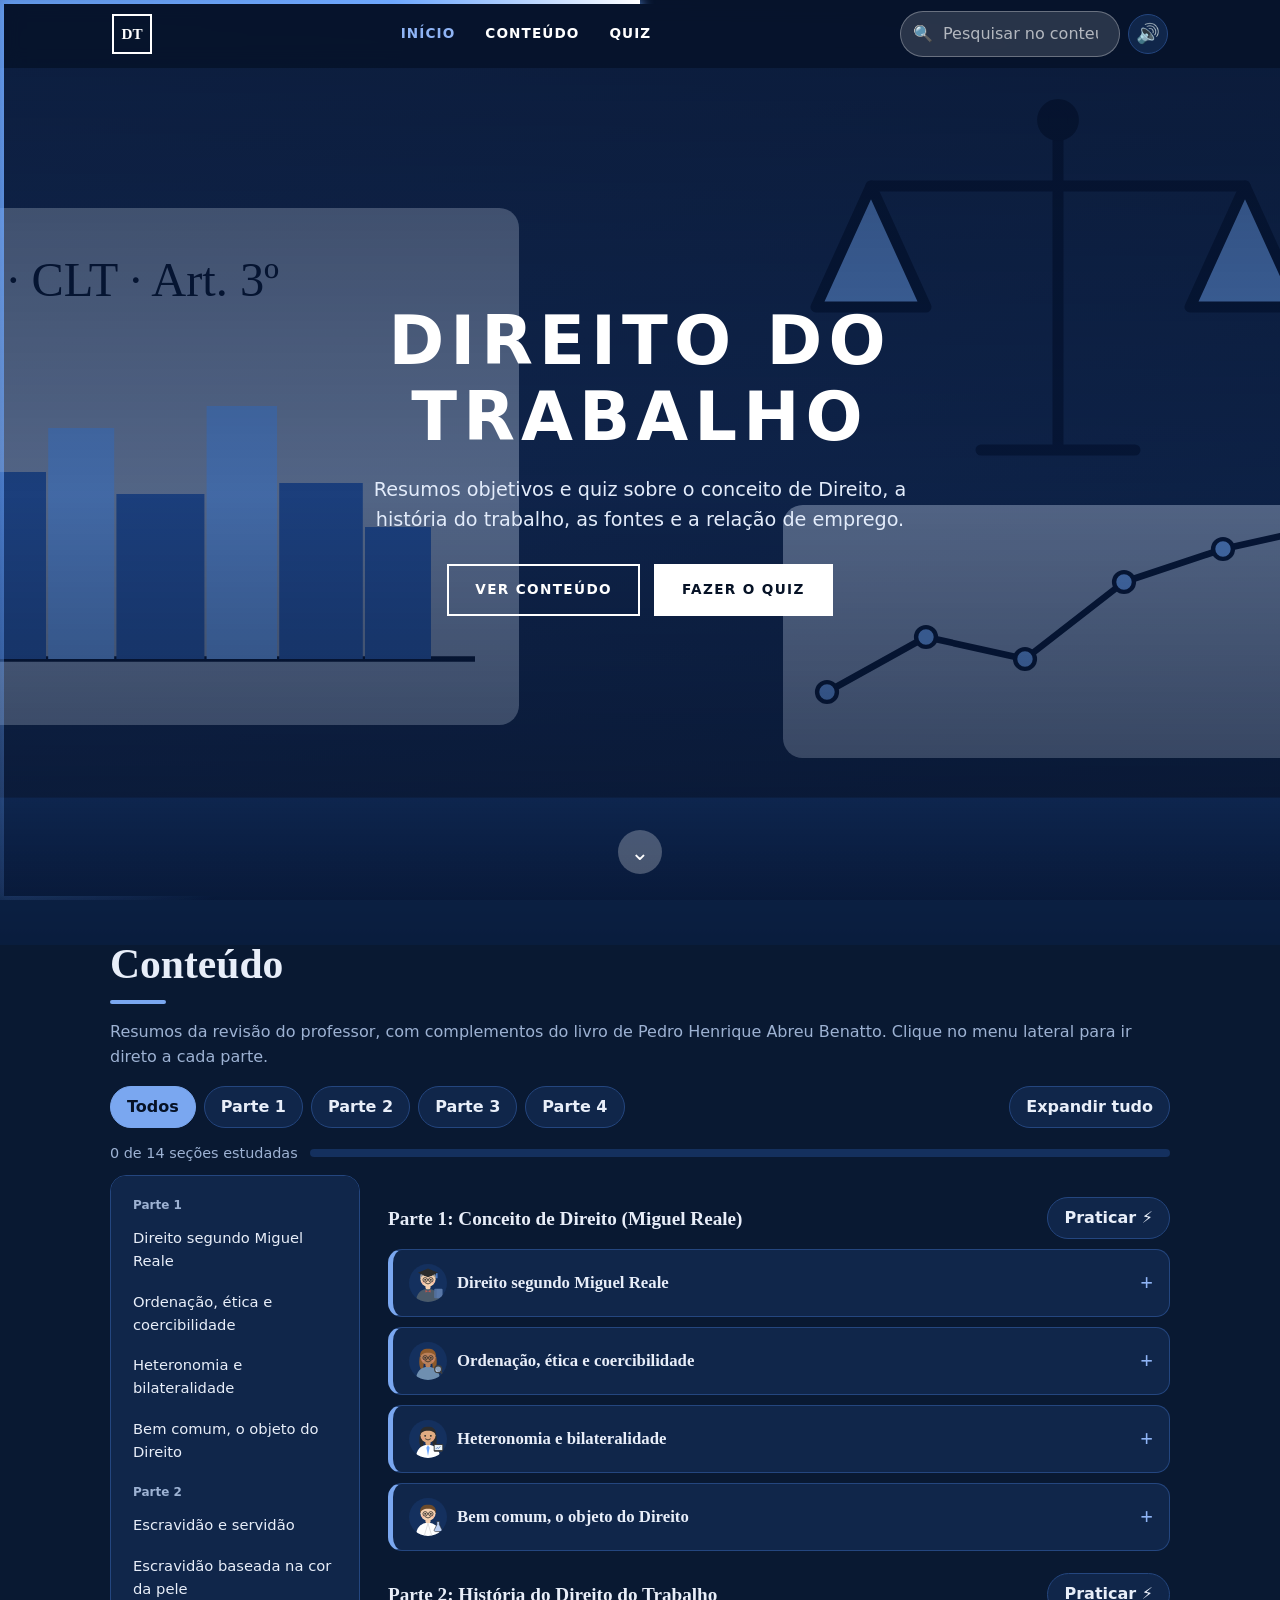
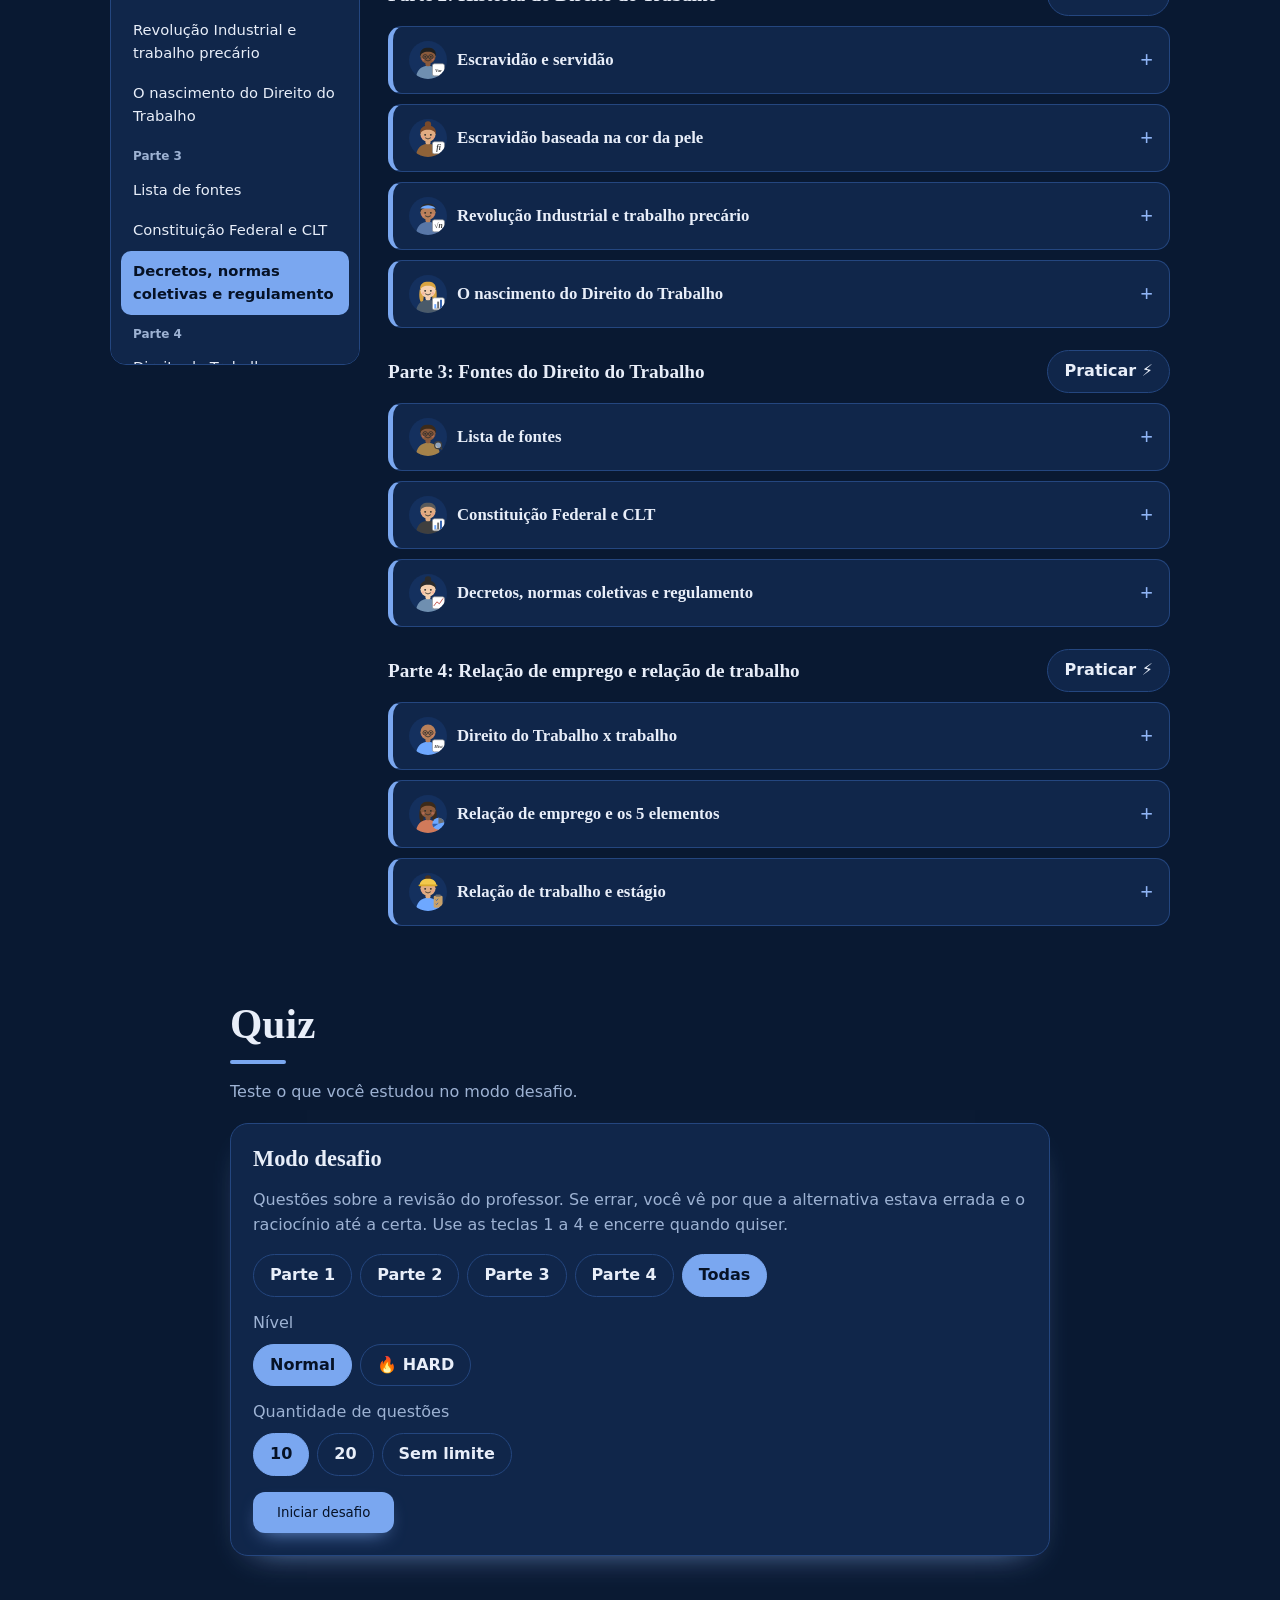
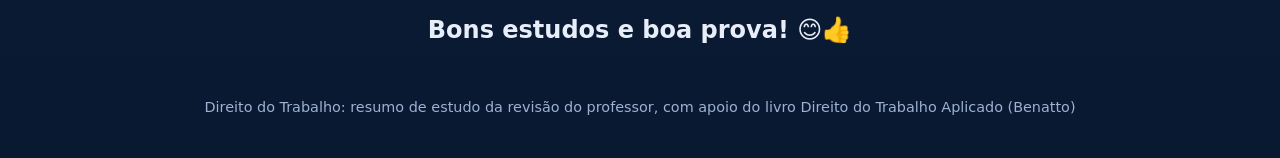
<file: index .html>
<!DOCTYPE html>
<html lang="pt-BR">
<head>
<meta charset="UTF-8">
<meta name="viewport" content="width=device-width, initial-scale=1, viewport-fit=cover">
<title>Direito do Trabalho — Estudos</title>
<link rel="stylesheet" href="style.css"></head>
<body>
<div id="bg" aria-hidden="true"><svg viewBox="0 0 1600 900" preserveAspectRatio="xMidYMid slice" aria-hidden="true"><defs><linearGradient id="bgG" x1="0" y1="0" x2="1" y2="1"><stop offset="0" stop-color="#1B3A73"/><stop offset="1" stop-color="#0F2650"/></linearGradient><linearGradient id="wd" x1="0" y1="0" x2="0" y2="1"><stop offset="0" stop-color="#1D4C99"/><stop offset="1" stop-color="#0B2A63"/></linearGradient></defs>
<rect width="1600" height="900" fill="url(#bgG)"/><rect y="766" width="1600" height="134" fill="url(#wd)"/>
<g data-d="14"><rect x="110" y="230" width="580" height="470" rx="18" fill="#BBD0F5" opacity=".7"/><path d="M160 640H650" stroke="#06193F" stroke-width="5"/><g fill="#2B5FB8"><rect x="190" y="470" width="70" height="170"/><rect x="262" y="430" width="60" height="210" fill="#6EA8FF"/><rect x="324" y="490" width="80" height="150"/><rect x="406" y="410" width="64" height="230" fill="#6EA8FF"/><rect x="472" y="480" width="76" height="160"/><rect x="550" y="520" width="60" height="120"/></g><text x="160" y="310" font-size="44" font-family="Georgia,serif" fill="#06193F">CF · CLT · Art. 3º</text></g>
<g data-d="28"><g transform="translate(1180 300)" stroke="#06193F" stroke-width="10" fill="none" stroke-linecap="round" stroke-linejoin="round"><path d="M0-150V150M-70 150H70M-170-90H170"/><path d="M-170-90L-220 20H-120ZM170-90L120 20H220Z" fill="#6EA8FF"/><circle cy="-150" r="14" fill="#06193F"/></g></g>
<g data-d="40"><rect x="930" y="500" width="520" height="230" rx="18" fill="#BBD0F5" opacity=".7"/><polyline points="970,670 1060,620 1150,640 1240,570 1330,540 1420,520" fill="none" stroke="#06193F" stroke-width="6" stroke-linejoin="round"/><g fill="#6EA8FF" stroke="#06193F" stroke-width="4"><circle cx="970" cy="670" r="9"/><circle cx="1060" cy="620" r="9"/><circle cx="1150" cy="640" r="9"/><circle cx="1240" cy="570" r="9"/><circle cx="1330" cy="540" r="9"/><circle cx="1420" cy="520" r="9"/></g></g></svg>
</div>
<header class="nav" id="nav"><div class="nw">
<a class="lg" href="#home" aria-label="Início">DT</a>
<nav class="lks"><a class="lk on" href="#home">Início</a><a class="lk" href="#conteudo">Conteúdo</a><a class="lk" href="#quiz">Quiz</a></nav>
<div class="rt"><div class="search"><span>🔍</span><input id="q" type="search" placeholder="Pesquisar no conteúdo" autocomplete="off" aria-label="Pesquisar no conteúdo"><button id="clr" hidden aria-label="Limpar busca">✕</button></div><button class="ic" id="snd" aria-label="Ligar ou desligar o som">🔊</button></div>
</div></header>

<section id="home">
<div class="ov"></div>
<div class="hc"><h1>Direito do Trabalho</h1><p>Resumos objetivos e quiz sobre o conceito de Direito, a história do trabalho, as fontes e a relação de emprego.</p><div class="hb"><a class="hbtn" href="#conteudo">Ver conteúdo</a><a class="hbtn fill" href="#quiz">Fazer o quiz</a></div></div>
<a class="dwn" href="#conteudo" aria-label="Rolar para o conteúdo">⌄</a>
</section>

<section id="conteudo" class="sec"><div class="wrap wide">
<h2 class="sh">Conteúdo</h2>
<p class="muted">Resumos da revisão do professor, com complementos do livro de Pedro Henrique Abreu Benatto. Clique no menu lateral para ir direto a cada parte.</p>
<div class="bar2">
<div class="chips" id="chips"><button class="chip" data-c="0" aria-pressed="true">Todos</button><button class="chip" data-c="1" aria-pressed="false">Parte 1</button><button class="chip" data-c="2" aria-pressed="false">Parte 2</button><button class="chip" data-c="3" aria-pressed="false">Parte 3</button><button class="chip" data-c="4" aria-pressed="false">Parte 4</button></div>
<button class="pill" id="exp">Expandir tudo</button>
</div>
<div class="prog"><span id="progT"></span><div class="pbar"><i id="progB"></i></div></div>
<p class="count" id="count" aria-live="polite"></p>
<div class="lay"><aside id="side" aria-label="Seções do conteúdo"></aside><div id="sections"></div></div>
</div></section>

<section id="quiz" class="sec"><div class="wrap">
<h2 class="sh">Quiz</h2>
<p class="muted" style="margin-bottom:18px">Teste o que você estudou no modo desafio.</p>
<div class="card" id="qSetup">
<h2>Modo desafio</h2>
<p class="muted">Questões sobre a revisão do professor. Se errar, você vê por que a alternativa estava errada e o raciocínio até a certa. Use as teclas 1 a 4 e encerre quando quiser.</p>
<div class="chips" id="qSeg"><button class="chip" data-c="1" aria-pressed="false">Parte 1</button><button class="chip" data-c="2" aria-pressed="false">Parte 2</button><button class="chip" data-c="3" aria-pressed="false">Parte 3</button><button class="chip" data-c="4" aria-pressed="false">Parte 4</button><button class="chip" data-c="0" aria-pressed="true">Todas</button></div>
<p class="muted" style="margin:14px 0 8px">Nível</p><div class="chips" id="qLvl"><button class="chip" data-h="0" aria-pressed="true">Normal</button><button class="chip" data-h="1" aria-pressed="false">🔥 HARD</button></div>
<p class="muted" style="margin:14px 0 8px">Quantidade de questões</p><div class="chips" id="qQty"><button class="chip" data-n="10" aria-pressed="true">10</button><button class="chip" data-n="20" aria-pressed="false">20</button><button class="chip" data-n="0" aria-pressed="false">Sem limite</button></div><p class="muted" id="best"></p>
<button class="btn" id="start">Iniciar desafio</button>
</div>
<div id="qPlay" hidden>
<div class="hud">
<div class="st"><small>PONTOS</small><b id="hPts">0</b></div>
<div class="st" id="hCombo"><small>COMBO</small><b id="hC">x0</b></div>
<div class="st"><small>ACERTOS</small><b id="hA">0</b></div>
</div>
<div class="nodes" id="nodes"></div>
<div class="term" id="term">
<div class="tt"><i></i><i></i><i></i><span id="qNum"></span><em>quiz.exe</em></div>
<div class="tb">
<p class="q" id="qText"></p><div class="qt" id="qTbl"></div>
<div id="qOpts"></div>
<div class="fb" id="qFb" hidden></div>
<div class="row"><button class="pill" id="l5">✂️ 50/50 (F)</button><button class="pill" id="endBtn">⏹ Encerrar quiz</button><button class="btn" id="next" hidden>Próxima</button></div>
</div></div>
</div>
<div class="card" id="qEnd" hidden>
<h2>Desafio concluído</h2>
<div class="score" id="endScore">0</div>
<span class="rank" id="rank"></span>
<div class="stats"><div class="st"><small>ACERTOS</small><b id="eH"></b></div><div class="st"><small>MAIOR COMBO</small><b id="eC"></b></div><div class="st"><small>PRECISÃO</small><b id="eP"></b></div></div>
<ul class="rev" id="rev"></ul>
<div class="row"><button class="btn" id="again">Jogar de novo</button><button class="btn alt" id="toSum">Voltar aos resumos</button></div>
</div>

</div></section>
<div class="bye">Bons estudos e boa prova! 😊👍</div>
<footer class="foot muted">Direito do Trabalho: resumo de estudo da revisão do professor, com apoio do livro Direito do Trabalho Aplicado (Benatto)</footer>
<script src="script.js"></script>
</body>
</html>
</file>
<file: style.css>
@property --a{syntax:"<angle>";initial-value:0deg;inherits:false}
:root{--bg:#0A1A33;--surface:#10264A;--ink:#E8EEF9;--muted:#9DB2D3;--g1:#7AA7F0;--g2:#8FB4F5;--g3:#14305E;--line:#24467F;--ok:#7fe0a8;--okbg:#123F3C;--bad:#ff9c93;--badbg:#3D2230;--led:#6EA8FF;--sun:#e5d98a;--onbtn:#061226;--mono:ui-monospace,"SF Mono",Menlo,Consolas,monospace;
box-sizing:border-box;padding-top:env(safe-area-inset-top,0px);padding-bottom:env(safe-area-inset-bottom,0px)}
html{scroll-padding-top:env(safe-area-inset-top,0px);background:var(--bg)}
*{box-sizing:border-box}
body{margin:0;min-height:100vh;color:var(--ink);font:16px/1.55 "Segoe UI",system-ui,-apple-system,Roboto,sans-serif;background:radial-gradient(900px 500px at 8% -10%,var(--g3),transparent 60%),radial-gradient(700px 500px at 100% 100%,var(--g3),transparent 60%),var(--bg);background-attachment:fixed}
body::before{content:"";position:fixed;inset:0;padding:4px;pointer-events:none;z-index:100;background:conic-gradient(from var(--a),transparent 0 62%,var(--led) 92%,#fff 100%);-webkit-mask:linear-gradient(#000 0 0) content-box,linear-gradient(#000 0 0);-webkit-mask-composite:xor;mask:linear-gradient(#000 0 0) content-box exclude,linear-gradient(#000 0 0);filter:drop-shadow(0 0 7px var(--led));animation:spin 7s linear infinite}
@keyframes spin{to{--a:360deg}}
h1,h2,h3{font-family:Georgia,"Times New Roman",serif;line-height:1.2;margin:0}
.wrap{max-width:860px;margin:0 auto;padding:0 20px}
.top{display:flex;justify-content:space-between;align-items:center;padding-top:24px;padding-bottom:6px}
h1{font-size:clamp(1.5rem,4.5vw,2.2rem)}
.top p{margin:4px 0 0;color:var(--muted)}
.ic{background:var(--surface);border:1px solid var(--line);border-radius:12px;width:44px;height:44px;font-size:1.2rem;cursor:pointer}
.tabs{display:flex;gap:8px;padding-top:14px;padding-bottom:6px}
.tabs button{flex:1;padding:12px;border:1px solid var(--line);background:var(--surface);color:var(--muted);border-radius:14px;font:600 1rem inherit;font-family:inherit;cursor:pointer;transition:.2s}
.tabs button[aria-selected="true"]{background:var(--g1);color:var(--onbtn);border-color:var(--g1);box-shadow:0 6px 18px -6px var(--g1)}
button:focus-visible,input:focus-visible{outline:3px solid var(--g1);outline-offset:2px}
main{padding-top:18px;padding-bottom:56px}
.search{display:flex;align-items:center;gap:10px;background:var(--surface);border:2px solid var(--line);border-radius:16px;padding:6px 12px;transition:.2s}
.search:focus-within{border-color:var(--g1);box-shadow:0 0 0 4px color-mix(in srgb,var(--g1) 25%,transparent)}
.search input{flex:1;border:0;background:transparent;color:var(--ink);font:inherit;padding:10px 0;outline:0;min-width:0}
.search button{border:0;background:var(--g3);color:var(--ink);border-radius:50%;width:28px;height:28px;cursor:pointer}
.bar2{display:flex;justify-content:space-between;gap:10px;flex-wrap:wrap;margin:14px 0}
.chips{display:flex;gap:8px;flex-wrap:wrap}
.chip,.pill{border:1px solid var(--line);background:var(--surface);color:var(--ink);border-radius:999px;padding:8px 16px;font:inherit;font-weight:600;cursor:pointer;transition:.2s}
.chip[aria-pressed="true"]{background:var(--g1);color:var(--onbtn);border-color:var(--g1)}
.chip:hover,.pill:hover{transform:translateY(-1px)}
.prog{display:flex;align-items:center;gap:12px;font-size:.9rem;color:var(--muted)}
.pbar,.tbar{flex:1;height:8px;background:var(--g3);border-radius:4px;overflow:hidden}
.pbar i,.tbar i{display:block;height:100%;width:0;background:linear-gradient(90deg,var(--g1),var(--led));border-radius:4px;transition:width .4s}
.count{color:var(--muted);font-size:.9rem;margin:10px 0}
.ch{display:flex;justify-content:space-between;align-items:center;gap:10px;margin:22px 0 10px}
.ch h2{font-size:1.2rem}
details{background:var(--surface);border:1px solid var(--line);border-left:5px solid var(--g1);border-radius:14px;margin-bottom:10px;transition:box-shadow .2s}
details:hover{box-shadow:0 8px 22px -14px var(--g2)}
details.done{border-left-color:var(--ok)}
summary{cursor:pointer;padding:14px 16px;font:600 1.05rem Georgia,serif;list-style:none;display:flex;align-items:center;gap:10px}
summary::-webkit-details-marker{display:none}
summary span{flex:1}
summary::after{content:"+";color:var(--g2);font-size:1.4rem;transition:transform .25s}
details[open] summary::after{transform:rotate(45deg)}
.tick{display:none;color:var(--ok)}
details.done .tick{display:inline}
.body{padding:0 16px 14px}
.body ul{margin:0 0 12px;padding-left:20px;color:var(--muted)}
.body li{margin-bottom:6px}
.body b{color:var(--ink)}
mark{background:var(--sun);color:#3a300a;border-radius:4px;padding:0 2px}
.dn{border:1px solid var(--line);background:var(--g3);color:var(--ink);border-radius:10px;padding:8px 14px;font:inherit;font-weight:600;cursor:pointer}
details.done .dn{background:var(--okbg);color:var(--ok)}
.empty{text-align:center;padding:40px 10px;color:var(--muted)}
.card{background:var(--surface);border:1px solid var(--line);border-radius:18px;padding:22px;box-shadow:0 14px 34px -24px var(--g2)}
.card h2{font-size:1.4rem;margin-bottom:8px}
.muted{color:var(--muted)}
.btn{background:var(--g1);color:var(--onbtn);border:0;border-radius:12px;padding:13px 24px;font:700 1rem inherit;font-family:inherit;cursor:pointer;box-shadow:0 8px 20px -10px var(--g1);transition:.2s}
.btn:hover:not(:disabled){transform:translateY(-2px)}
.btn.alt{background:transparent;color:var(--ink);border:1px solid var(--line);box-shadow:none}
.btn:disabled{opacity:.4;cursor:default}
.row{display:flex;gap:10px;flex-wrap:wrap;margin-top:16px}
.hud{display:grid;grid-template-columns:repeat(3,1fr);gap:10px;margin-bottom:12px}
.st{background:var(--surface);border:1px solid var(--line);border-radius:14px;padding:8px 12px;font-family:var(--mono)}
.st small{display:block;color:var(--muted);font-size:.7rem}
.st b{font-size:1.35rem}
.st.hot{border-color:var(--sun);animation:glow 1s ease-in-out infinite alternate}
@keyframes glow{to{box-shadow:0 0 16px var(--sun)}}
.tbar{height:10px;margin-bottom:12px}
.tbar.low i{background:var(--bad)}
.nodes{display:flex;gap:6px;margin-bottom:12px}
.nodes i{flex:1;height:6px;border-radius:3px;background:var(--line);transition:.3s}
.nodes i.cur{background:var(--g1);box-shadow:0 0 8px var(--g1)}
.nodes i.y{background:var(--ok)}.nodes i.n{background:var(--bad)}
.term{background:var(--surface);border:1px solid var(--line);border-radius:18px;overflow:hidden}
.term.shake{animation:shake .4s}
@keyframes shake{25%{transform:translateX(-8px)}75%{transform:translateX(8px)}}
.tt{display:flex;align-items:center;gap:6px;padding:10px 14px;background:var(--g3);font:.75rem var(--mono);color:var(--muted)}
.tt i{width:10px;height:10px;border-radius:50%;background:var(--g1)}
.tt em{margin-left:auto;font-style:normal}
.tb{padding:20px}
.q{font:600 1.2rem/1.45 Georgia,serif;min-height:3.6em;margin:0 0 14px}
.q::after{content:"▍";color:var(--g1);animation:bl 1s steps(1) infinite}
@keyframes bl{50%{opacity:0}}
.opt{display:flex;gap:12px;align-items:center;width:100%;text-align:left;background:var(--bg);color:var(--ink);border:2px solid var(--line);border-radius:14px;padding:12px 14px;margin-bottom:10px;font:inherit;cursor:pointer;transition:.18s;position:relative}
.opt kbd{font:700 .8rem var(--mono);background:var(--g3);border-radius:8px;padding:3px 9px;color:var(--g2)}
.opt:hover:not(:disabled){border-color:var(--g1);transform:translateX(4px)}
.opt.ok{border-color:var(--ok);background:var(--okbg)}
.opt.bad{border-color:var(--bad);background:var(--badbg)}
.opt.gone{opacity:.25;pointer-events:none}
.opt:disabled{cursor:default;color:var(--ink)}
.fb{margin-top:4px;padding:12px 14px;border-radius:12px;background:var(--g3);animation:in .3s}
@keyframes in{from{opacity:0;transform:translateY(8px)}}
.score{font:700 3.4rem var(--mono);color:var(--g2);margin:6px 0}
.rank{display:inline-block;background:var(--g1);color:var(--onbtn);border-radius:999px;padding:6px 16px;font-weight:700}
.stats{display:grid;grid-template-columns:repeat(3,1fr);gap:10px;margin:16px 0}
.rev{margin:14px 0 0;padding:0;list-style:none}
.rev li{padding:10px 0;border-top:1px solid var(--line);font-size:.95rem}
.p{position:fixed;width:9px;height:9px;border-radius:50%;pointer-events:none;z-index:120;animation:pop .9s ease-out forwards}
@keyframes pop{to{transform:translate(var(--dx),var(--dy)) rotate(360deg) scale(.2);opacity:0}}
.fl{position:fixed;font:700 1.3rem var(--mono);color:var(--ok);pointer-events:none;z-index:120;animation:up 1s ease-out forwards}
@keyframes up{to{transform:translateY(-60px);opacity:0}}
[hidden]{display:none!important}
@media (prefers-reduced-motion:reduce){*{animation-duration:.01ms!important;animation-iteration-count:1!important;transition:none!important}}
html{scroll-behavior:smooth;scroll-padding-top:calc(76px + env(safe-area-inset-top,0px))}
.nav{position:fixed;top:0;left:0;right:0;z-index:90;padding-top:env(safe-area-inset-top,0px);--nc:#fff;--gl:#8FB4F5;background:rgba(6,18,40,.8);backdrop-filter:blur(10px);transition:background .3s,box-shadow .3s}
.nav.solid{background:rgba(8,22,48,.96)}
.nw{max-width:1100px;margin:0 auto;padding:0 22px;height:68px;display:grid;grid-template-columns:auto 1fr auto;align-items:center;gap:18px}
.lg{width:40px;height:40px;border:2px solid var(--nc);display:grid;place-items:center;color:var(--nc);font:700 .95rem Georgia,serif;text-decoration:none}
.lks{display:flex;gap:6px;justify-self:center}
.lk{color:var(--nc);text-decoration:none;font-weight:600;font-size:.85rem;letter-spacing:.08em;text-transform:uppercase;padding:8px 12px;border-radius:8px;transition:.2s}
.lk:hover{background:color-mix(in srgb,var(--nc) 12%,transparent)}
.lk.on{color:var(--gl)}
.rt{display:flex;gap:8px;align-items:center}
.nav .search{background:color-mix(in srgb,var(--nc) 14%,transparent);border:1px solid color-mix(in srgb,var(--nc) 30%,transparent);border-radius:999px;padding:1px 6px 1px 12px}
.nav .search input{width:170px;color:var(--nc);padding:9px 0;transition:width .3s}
.nav .search input:focus{width:240px}
.nav .search input::placeholder{color:color-mix(in srgb,var(--nc) 65%,transparent)}
.nav .ic{width:40px;height:40px;border-radius:50%}
#home{position:relative;min-height:100vh;display:grid;place-items:center;text-align:center;color:#fff;overflow:hidden;padding:110px 22px 90px}
#bg{position:fixed;inset:0;z-index:-1;pointer-events:none;filter:blur(var(--bl,0px));transform:scale(1.1);will-change:filter}#bg svg{width:100%;height:100%;display:block}body{background:none}.sec,.foot{background:color-mix(in srgb,var(--bg) 76%,transparent)}
#bg [data-d]{transition:transform .25s ease-out}
.ov{position:absolute;inset:0;background:linear-gradient(180deg,rgba(6,16,36,.66),rgba(6,18,40,.42) 55%,rgba(6,16,36,.72))}
.hc{position:relative;max-width:760px}
.hc h1{font:700 clamp(2rem,6.5vw,4.2rem)/1.12 "Segoe UI",system-ui,sans-serif;letter-spacing:.09em;text-transform:uppercase;color:#fff}
.hc p{font-size:clamp(1rem,2.2vw,1.2rem);margin:20px auto 30px;max-width:560px;color:#E3ECFB}
.hb{display:flex;gap:14px;justify-content:center;flex-wrap:wrap}
.hbtn{color:#fff;border:2px solid #fff;padding:13px 26px;text-decoration:none;font-weight:700;font-size:.85rem;letter-spacing:.1em;text-transform:uppercase;transition:.2s}
.hbtn:hover{background:rgba(255,255,255,.18)}
.hbtn.fill{background:#fff;color:#061226}.hbtn.fill:hover{background:var(--g3)}
.dwn{position:absolute;bottom:26px;left:50%;margin-left:-22px;width:44px;height:44px;border-radius:50%;background:rgba(255,255,255,.25);color:#fff;display:grid;place-items:center;text-decoration:none;font-size:1.4rem;animation:bob 1.8s ease-in-out infinite}
@keyframes bob{50%{transform:translateY(8px)}}
.sec{padding:40px 0 24px}
.wrap.wide{max-width:1100px}
.sh{font-size:clamp(1.9rem,4.5vw,2.6rem);margin-bottom:8px}
.sh::after{content:"";display:block;width:56px;height:4px;border-radius:2px;background:var(--g1);margin-top:10px}
.lay{display:grid;grid-template-columns:250px 1fr;gap:28px;align-items:start}
#side{position:sticky;top:88px;max-height:calc(100vh - 110px);overflow:auto;background:var(--surface);border:1px solid var(--line);border-radius:16px;padding:10px}
#side button{display:block;width:100%;text-align:left;border:0;background:transparent;color:var(--ink);font:inherit;font-size:.92rem;padding:9px 12px;border-radius:10px;cursor:pointer;transition:.18s}
#side button:hover{background:var(--g3)}
#side button.act{background:var(--g1);color:var(--onbtn);font-weight:700}
#side button.ok::after{content:" ✔";color:var(--ok)}
.gl{font-weight:700;font-size:.75rem;color:var(--muted);padding:10px 12px 4px}
details{scroll-margin-top:92px}
.fl2{animation:f2 1.3s}
@keyframes f2{0%,55%{box-shadow:0 0 0 4px var(--g1)}}
.foot{padding:40px 20px;text-align:center;font-size:.9rem}
@media (max-width:860px){.lay{grid-template-columns:1fr}#side{top:calc(68px + env(safe-area-inset-top,0px));z-index:5;display:flex;gap:6px;overflow-x:auto;max-height:none;padding:8px;border-radius:12px}#side button{width:auto;white-space:nowrap}.gl{display:none}}
@media (max-width:760px){.lg{display:none}.nw{grid-template-columns:1fr auto;gap:8px;padding:0 12px}.lks{justify-self:start}.lk{padding:8px;font-size:.72rem}.nav .search input{width:96px}.nav .search input:focus{width:150px}}
@media (prefers-reduced-motion:reduce){html{scroll-behavior:auto}}
.mini{width:38px;height:38px;flex:none;border-radius:50%;background:var(--g3);overflow:hidden;display:block}
.mini svg,.big svg{width:100%;height:100%;display:block}
.who{display:flex;align-items:center;gap:16px;margin:2px 0 14px}
.big{width:100px;height:100px;flex:none;border-radius:50%;background:var(--g3);overflow:hidden;border:3px solid var(--g1);cursor:pointer}
details[open] .big{animation:hi .6s}
.big:hover{animation:wob .5s}
@keyframes hi{0%{transform:scale(.6) rotate(-12deg)}60%{transform:scale(1.1) rotate(4deg)}}
@keyframes wob{25%{transform:rotate(-8deg)}75%{transform:rotate(8deg)}}
.bub{position:relative;margin:0;background:var(--g3);padding:10px 14px;border-radius:14px;font:600 1rem Georgia,serif;color:var(--ink)}
.bub::before{content:"";position:absolute;left:-8px;top:50%;margin-top:-8px;border:8px solid transparent;border-left:0;border-right-color:var(--g3)}

code{font-family:var(--mono);font-size:.9em;background:var(--g3);color:var(--ink);padding:1px 6px;border-radius:6px}

.qt{overflow-x:auto;margin:0 0 14px}
.qt table{border-collapse:collapse;font-size:.95rem}
.qt th,.qt td{border:1px solid var(--line);padding:6px 14px;text-align:center}
.qt th{background:var(--g3)}
.fb ol{margin:6px 0 0;padding-left:22px}
.fb .why{margin:8px 0;padding:8px 12px;border-left:4px solid var(--bad);background:var(--badbg);border-radius:8px}
.fb .stp{margin-top:8px;padding:8px 12px;border-left:4px solid var(--ok);background:var(--okbg);border-radius:8px}
.fb details,.rev details{border:0;background:none;margin:0;box-shadow:none;border-radius:0}
.fb summary,.rev summary{display:block;padding:4px 0;font:600 .95rem "Segoe UI",system-ui,sans-serif}
.fb summary::after,.rev summary::after{content:none}

.ftabs{display:flex;gap:6px;margin:10px 0 0}
.ft{font:600 .85rem "Segoe UI",system-ui,sans-serif;padding:7px 12px;border:0;border-radius:10px 10px 0 0;background:var(--g3);color:inherit;cursor:pointer;opacity:.65}
.ft.on{opacity:1;background:var(--okbg);box-shadow:inset 0 -3px 0 var(--ok)}
.ft[data-t=why].on{background:var(--badbg);box-shadow:inset 0 -3px 0 var(--bad)}
.fb .tp[hidden]{display:none}
.fb .ftabs+.tp{margin-top:0;border-radius:0 8px 8px 8px}

.bye{text-align:center;font:700 1.5rem "Segoe UI",system-ui,sans-serif;padding:36px 16px 12px;color:inherit}
</file>
